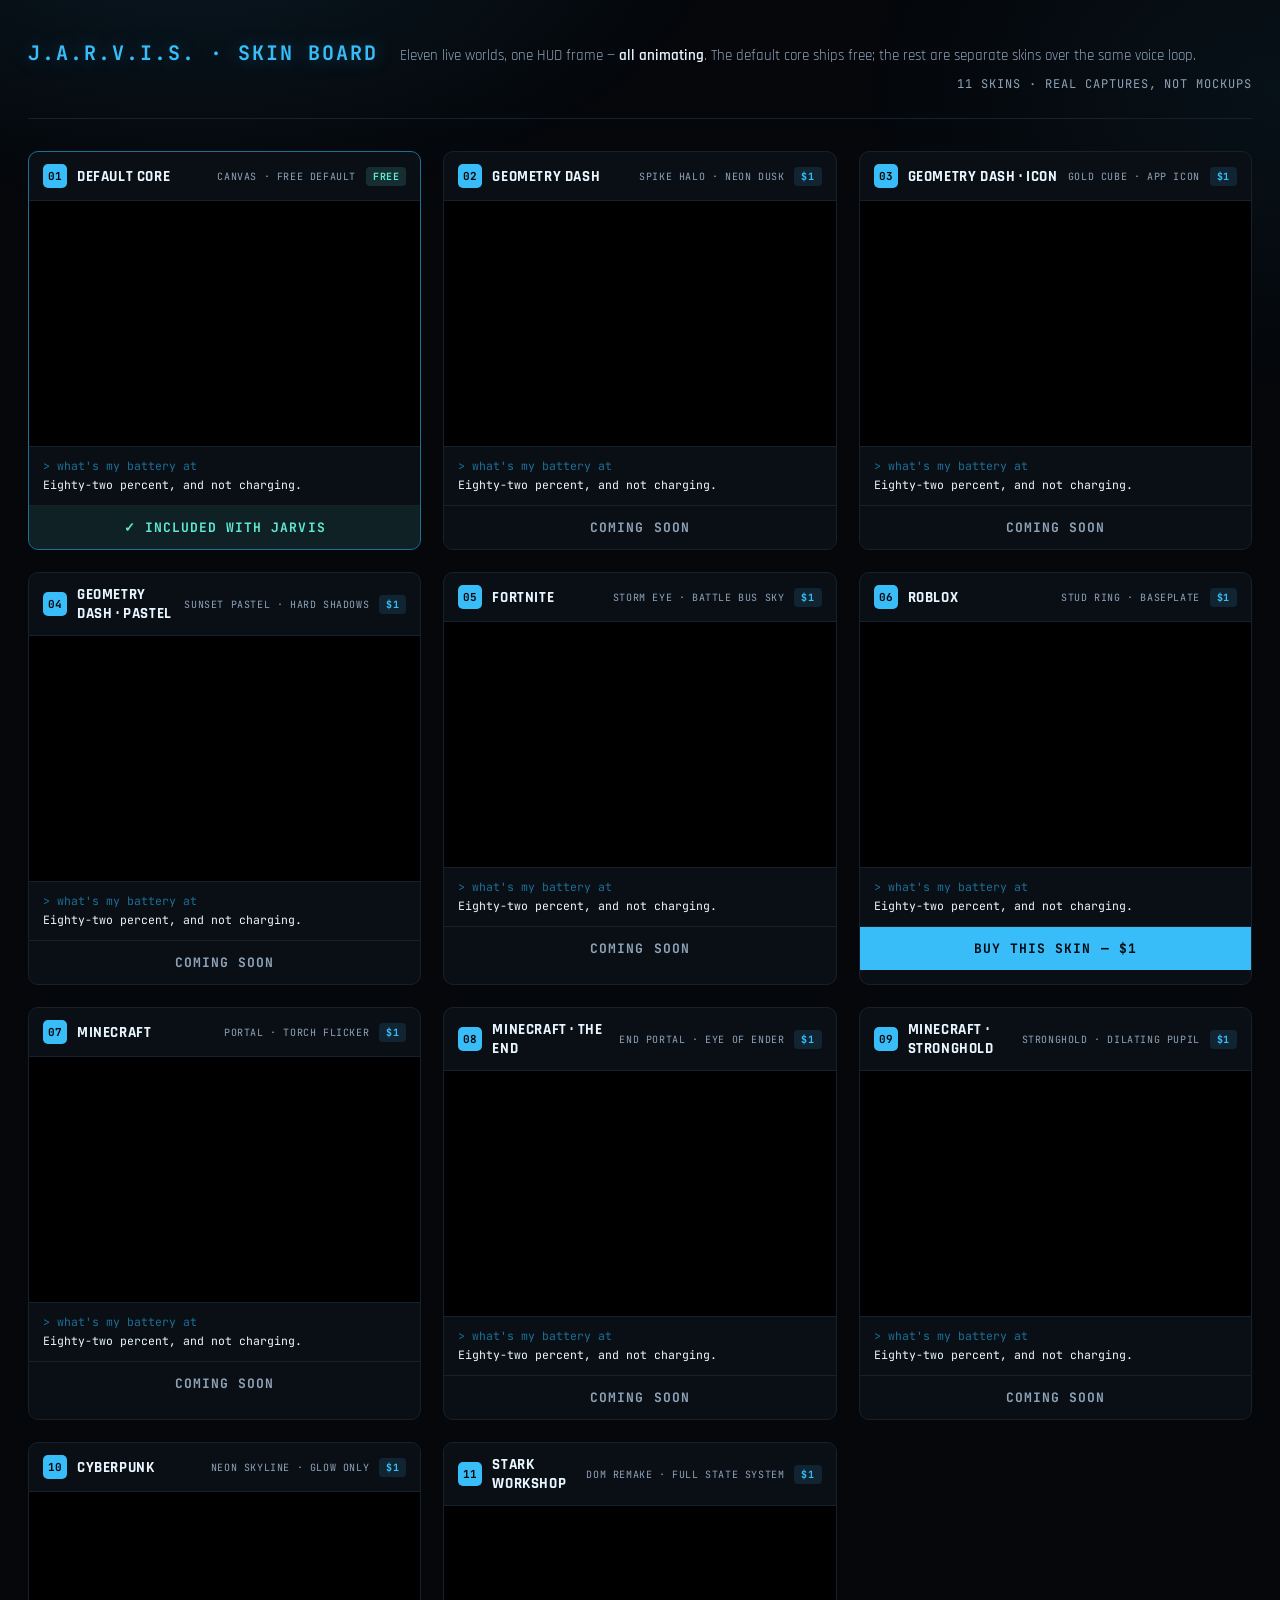
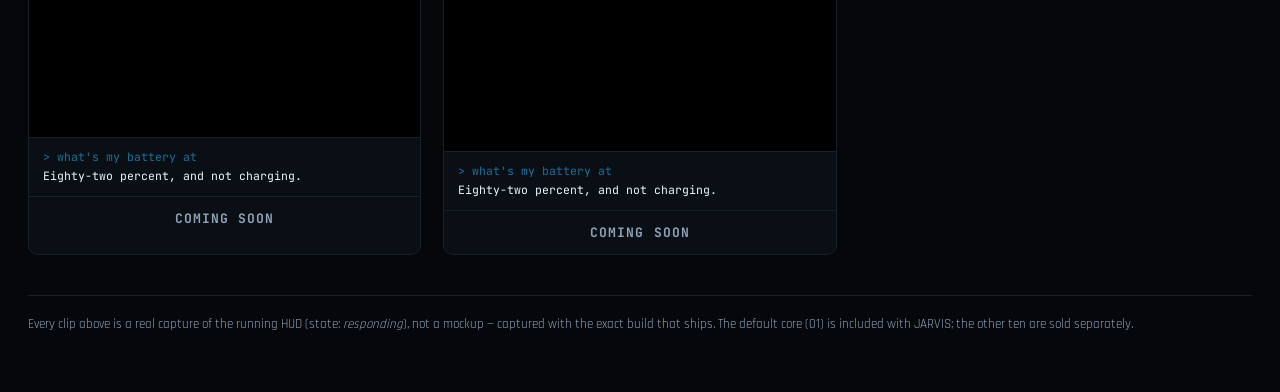
<file: docs/skin-board.html>
<!doctype html>
<html lang="en">
<head>
<meta charset="utf-8">
<meta name="viewport" content="width=device-width, initial-scale=1">
<title>JARVIS Skin Board</title>
<link rel="preconnect" href="https://fonts.googleapis.com">
<link rel="preconnect" href="https://fonts.gstatic.com" crossorigin>
<link href="https://fonts.googleapis.com/css2?family=Rajdhani:wght@500;600;700&family=JetBrains+Mono:wght@400;500;700&display=swap" rel="stylesheet">
<style>
  :root {
    --ink: #eaf6ff;
    --ink-dim: #8fa3b8;
    --accent: #38bdf8;
    --accent-dim: #1c6f96;
    --bg: #05070b;
    --panel: #0a0f16;
    --panel-border: #17212c;
    --mono: 'JetBrains Mono', ui-monospace, monospace;
    --sans: 'Rajdhani', system-ui, sans-serif;
  }
  * { box-sizing: border-box; }
  body {
    background: var(--bg);
    color: var(--ink);
    font-family: var(--sans);
    margin: 0;
    padding: 0 28px 60px;
  }
  body::before {
    content: '';
    position: fixed;
    inset: 0;
    z-index: -1;
    background:
      radial-gradient(ellipse 900px 500px at 15% -10%, rgba(56, 189, 248, .10), transparent 60%),
      radial-gradient(ellipse 700px 500px at 100% 10%, rgba(56, 189, 248, .06), transparent 60%);
  }

  header {
    max-width: 1400px;
    margin: 0 auto;
    padding: 40px 0 26px;
    border-bottom: 1px solid var(--panel-border);
    display: flex;
    align-items: baseline;
    flex-wrap: wrap;
    gap: 10px 22px;
  }
  h1 {
    font-family: var(--mono);
    font-weight: 700;
    font-size: 20px;
    letter-spacing: .1em;
    color: var(--accent);
    margin: 0;
    text-shadow: 0 0 18px rgba(56, 189, 248, .35);
  }
  .tagline {
    font-size: 15px;
    color: var(--ink-dim);
    margin: 0;
  }
  .tagline strong { color: var(--ink); font-weight: 600; }
  .count {
    margin-left: auto;
    font-family: var(--mono);
    font-size: 12px;
    color: var(--ink-dim);
    letter-spacing: .08em;
    white-space: nowrap;
  }

  .grid {
    max-width: 1400px;
    margin: 32px auto 0;
    display: grid;
    grid-template-columns: repeat(3, 1fr);
    gap: 22px;
  }
  @media (max-width: 1100px) { .grid { grid-template-columns: repeat(2, 1fr); } }
  @media (max-width: 720px)  { .grid { grid-template-columns: 1fr; } padding: 0 16px 60px; }

  .card {
    background: var(--panel);
    border: 1px solid var(--panel-border);
    border-radius: 10px;
    overflow: hidden;
    display: flex;
    flex-direction: column;
  }
  .card.free { border-color: var(--accent-dim); }

  .card-head {
    display: flex;
    align-items: center;
    gap: 10px;
    padding: 12px 14px;
    border-bottom: 1px solid var(--panel-border);
  }
  .num {
    font-family: var(--mono);
    font-size: 11px;
    font-weight: 700;
    color: var(--bg);
    background: var(--accent);
    width: 24px;
    height: 24px;
    border-radius: 5px;
    display: flex;
    align-items: center;
    justify-content: center;
    flex: none;
  }
  .name {
    font-weight: 700;
    font-size: 15px;
    letter-spacing: .04em;
    text-transform: uppercase;
  }
  .tag {
    margin-left: auto;
    font-family: var(--mono);
    font-size: 10px;
    letter-spacing: .06em;
    color: var(--ink-dim);
    text-align: right;
    white-space: nowrap;
  }
  .price {
    font-family: var(--mono);
    font-size: 10px;
    font-weight: 700;
    letter-spacing: .06em;
    padding: 3px 7px;
    border-radius: 4px;
    background: rgba(56, 189, 248, .12);
    color: var(--accent);
    flex: none;
  }
  .card.free .price { background: rgba(94, 234, 212, .14); color: #5eead4; }

  .stage {
    position: relative;
    aspect-ratio: 1440 / 900;
    background: #000;
    overflow: hidden;
  }
  .stage video {
    position: absolute;
    inset: 0;
    width: 100%;
    height: 100%;
    display: block;
  }

  .caption {
    padding: 10px 14px 12px;
    font-family: var(--mono);
    font-size: 11.5px;
    line-height: 1.5;
    color: var(--ink-dim);
    border-top: 1px solid var(--panel-border);
  }
  .caption .q { color: var(--accent-dim); }
  .caption .a { color: var(--ink); display: block; margin-top: 2px; }

  .cta {
    display: block;
    text-align: center;
    padding: 13px;
    font-family: var(--mono);
    font-weight: 700;
    font-size: 13px;
    letter-spacing: .08em;
    text-decoration: none;
    border-top: 1px solid var(--panel-border);
  }
  .cta.buy {
    background: var(--accent);
    color: var(--bg);
    cursor: pointer;
    transition: background .15s, filter .15s;
  }
  .cta.buy:hover { filter: brightness(1.12); }
  .cta.soon {
    color: var(--ink-dim);
    background: transparent;
  }
  .cta.included {
    color: #5eead4;
    background: rgba(94, 234, 212, .08);
  }

  footer {
    max-width: 1400px;
    margin: 40px auto 0;
    padding-top: 20px;
    border-top: 1px solid var(--panel-border);
    color: var(--ink-dim);
    font-size: 13px;
  }
  footer a { color: var(--accent); text-decoration: none; }
  footer a:hover { text-decoration: underline; }
</style>
</head>
<body>

<header>
  <h1>J.A.R.V.I.S. · SKIN BOARD</h1>
  <p class="tagline">Eleven live worlds, one HUD frame — <strong>all animating</strong>. The default core ships free; the rest are separate skins over the same voice loop.</p>
  <span class="count">11 SKINS · REAL CAPTURES, NOT MOCKUPS</span>
</header>

<div class="grid" id="grid"></div>

<footer>
  Every clip above is a real capture of the running HUD (state: <em>responding</em>), not a mockup —
  captured with the exact build that ships. The default core (01) is included with JARVIS; the other ten are sold separately.
</footer>

<script>
  const SKINS = [
    { n: '01', id: 'reactor', name: 'Default Core', tag: 'CANVAS · FREE DEFAULT', free: true },
    { n: '02', id: 'gd', name: 'Geometry Dash', tag: 'SPIKE HALO · NEON DUSK', link: null },
    { n: '03', id: 'gd3', name: 'Geometry Dash · Icon', tag: 'GOLD CUBE · APP ICON', link: null },
    { n: '04', id: 'gd2', name: 'Geometry Dash · Pastel', tag: 'SUNSET PASTEL · HARD SHADOWS', link: null },
    { n: '05', id: 'fortnite', name: 'Fortnite', tag: 'STORM EYE · BATTLE BUS SKY', link: null },
    { n: '06', id: 'roblox', name: 'Roblox', tag: 'STUD RING · BASEPLATE', link: 'https://buy.stripe.com/test_bJe3cw2qgcZscrLcG7g7e00' },
    { n: '07', id: 'minecraft', name: 'Minecraft', tag: 'PORTAL · TORCH FLICKER', link: null },
    { n: '08', id: 'minecraft2', name: 'Minecraft · The End', tag: 'END PORTAL · EYE OF ENDER', link: null },
    { n: '09', id: 'minecraft3', name: 'Minecraft · Stronghold', tag: 'STRONGHOLD · DILATING PUPIL', link: null },
    { n: '10', id: 'cyber', name: 'Cyberpunk', tag: 'NEON SKYLINE · GLOW ONLY', link: null },
    { n: '11', id: 'stark', name: 'Stark Workshop', tag: 'DOM REMAKE · FULL STATE SYSTEM', link: null },
  ];

  // Each paid skin's `link` is its live Stripe Payment Link (buy.stripe.com/...,
  // never a test_ one) — set once per skin as it goes live. The header badge is
  // just a price label; the actual call to action is the full-width button
  // below the caption, so it can't be mistaken for decoration.
  function cta(s) {
    if (s.free) return '<span class="cta included">✓ INCLUDED WITH JARVIS</span>';
    if (s.link) return `<a class="cta buy" href="${s.link}" target="_blank" rel="noopener">BUY THIS SKIN — $1</a>`;
    return '<span class="cta soon">COMING SOON</span>';
  }

  const grid = document.getElementById('grid');
  grid.innerHTML = SKINS.map(s => `
    <div class="card ${s.free ? 'free' : ''}">
      <div class="card-head">
        <span class="num">${s.n}</span>
        <span class="name">${s.name}</span>
        <span class="tag">${s.tag}</span>
        <span class="price">${s.free ? 'FREE' : '$1'}</span>
      </div>
      <div class="stage">
        <video src="skin-clips/${s.id}.mp4" autoplay loop muted playsinline></video>
      </div>
      <div class="caption">
        <span class="q">&gt; what's my battery at</span>
        <span class="a">Eighty-two percent, and not charging.</span>
      </div>
      ${cta(s)}
    </div>
  `).join('');
</script>
</body>
</html>
</file>
